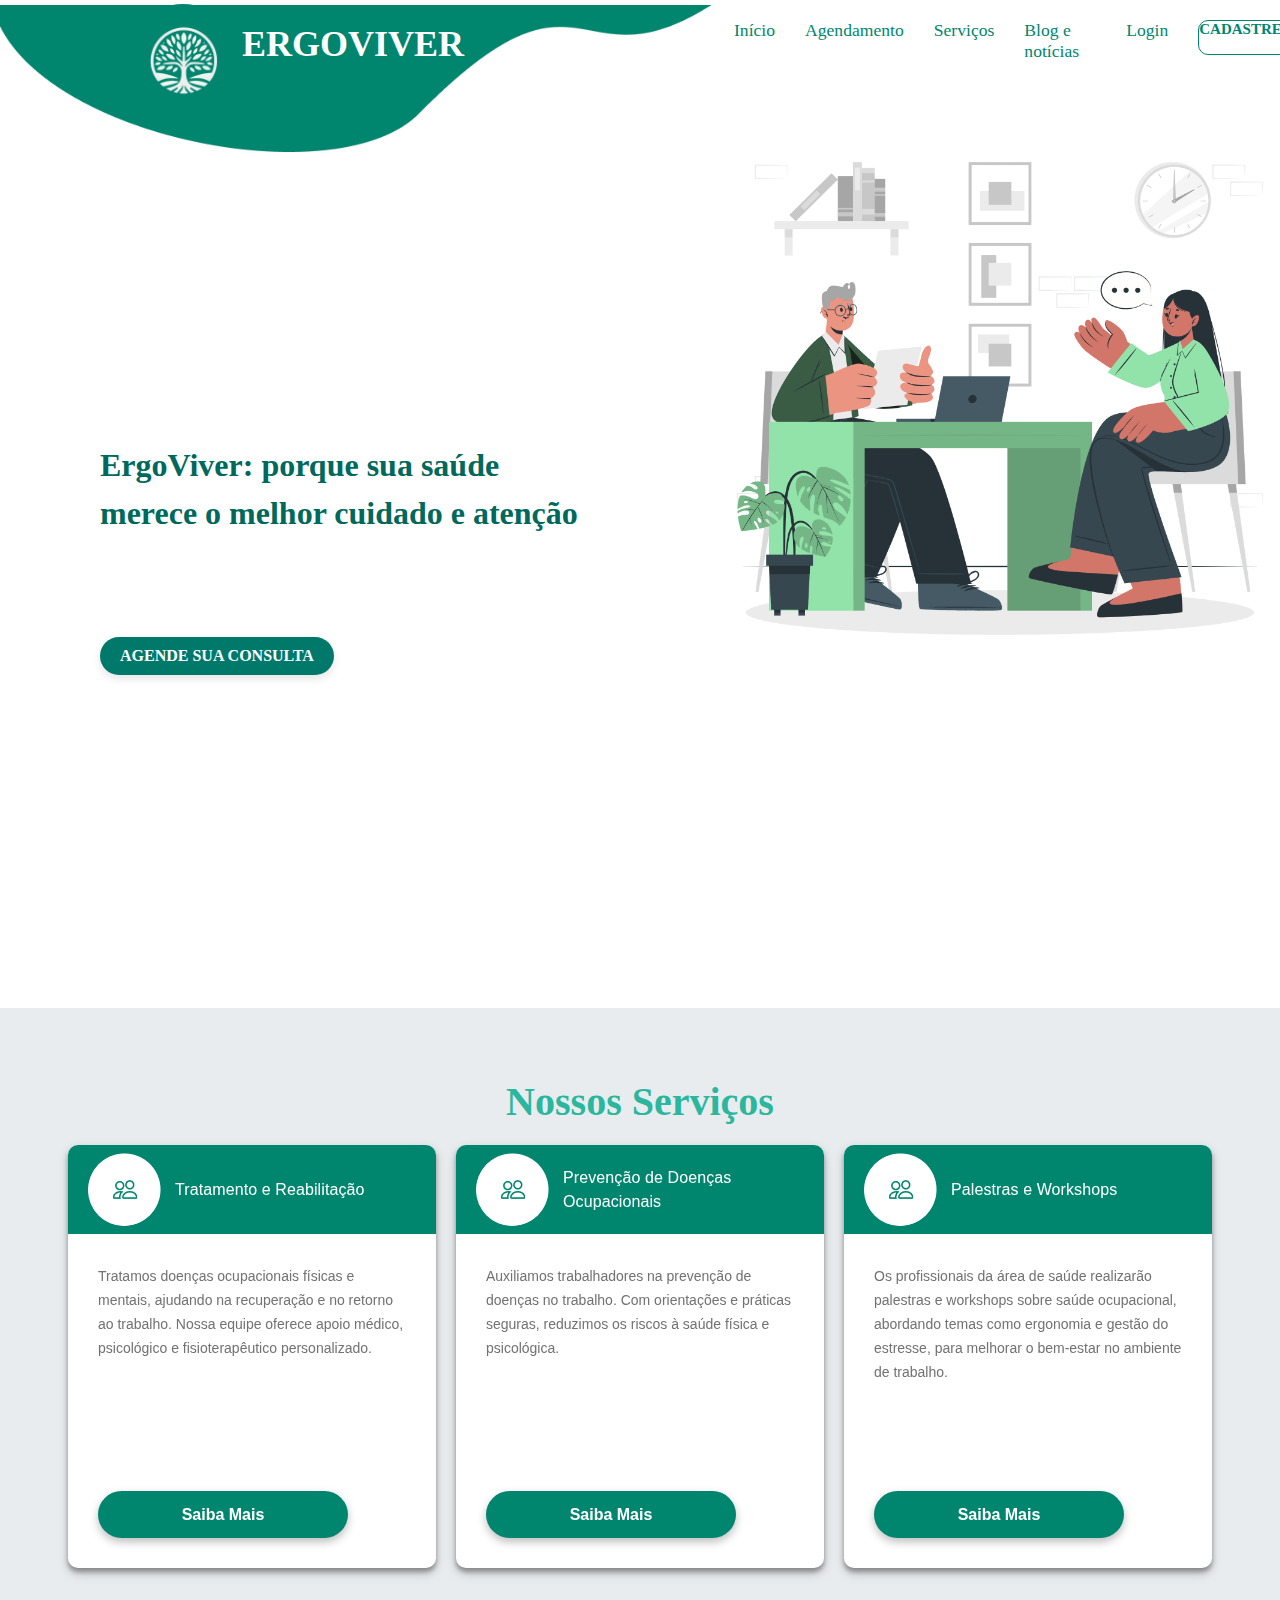
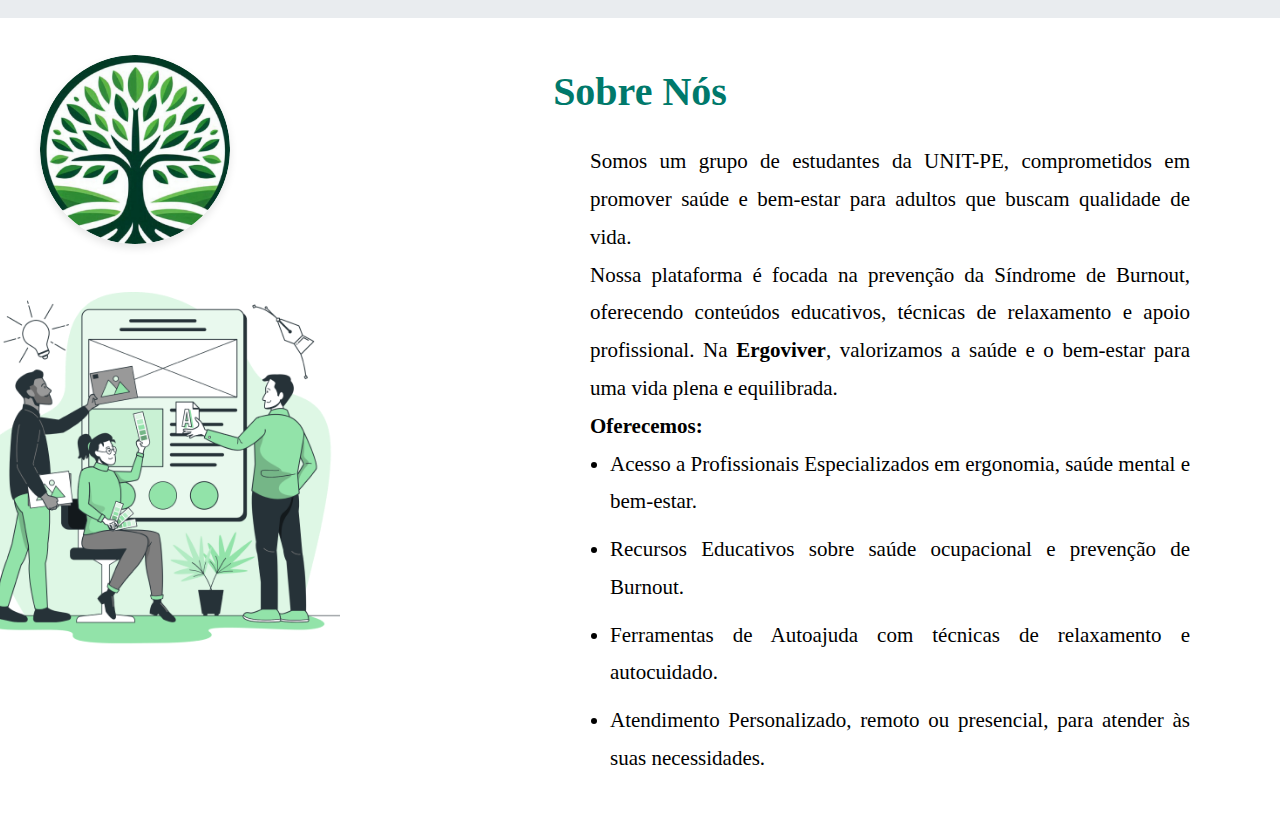
<file: index.html>
<!DOCTYPE html>
<html lang="pt-br">
<head>
    <meta charset="UTF-8">
    <meta name="viewport" content="width=device-width, initial-scale=1.0">
    <title>Ergoviver</title>
    <link rel="icon" type="image/x-icon" href="imagens/LOGO.png">
    <link rel="stylesheet" href="style.css"/>
</head>
<body>
    <!--==================== PARTE DE CIMA DA PÁGINA HOME ====================-->
    <header class="header" id="header">
        <nav class="nav container">
            <div class="ladoEsquerdoHeader" id="ladoEsquerdoHeader">
                <div class="decoracaoLogo" id="decoracaoLogo">
                    <img src="imagens/Vector 1.png" alt="Decoração para a logo verde e branca">  
                </div>

                <div class="logo-container">
                    <img src="imagens/logoBranca.png" alt="Logo verde e branca do Ergoviver" class="logo-image">   
                    <span class="logo-text">ERGOVIVER</span>
                </div> 

            </div>
            
            <!--==================== PARTE DA HOME PARA NAVEGAÇÃO ====================-->
            <nav class="nav">
                <a href="index.html">Início</a>
                <a href="pages/agendamento/agendamento.html">Agendamento</a>
                <a href="pages/workshops/workshops.html">Serviços</a>
                <a href="pages/noticias/noticias.html">Blog e notícias</a>
                <a href="pages/login/login.html">Login</a>
                <a href="pages/cadastro/cadastro.html" class="signup">CADASTRE-SE</a>
            </nav>
    </header>

    <main class="main">
         <!--==================== HOME ====================-->
         <section id="inicio" class="hero">
            <div class="hero-content">
                <h1>ErgoViver: porque sua saúde merece o melhor cuidado e atenção</h1>
                <div class="botao">
                    <button type="submit" class="cta-button">AGENDE SUA CONSULTA</button>
                </div>
            </div>
            <div class="hero-image">
                <img src="imagens/PessoasDaHome.png" alt="Ilustração de consulta" class="hero-image">
            </div>
        </section>
    
        <!--==================== NOSSOS SERVIÇOS ====================-->
        <section id="servicos" class="servicos-section">
            <div class="servicos-text">
                <h2 class="client-text-one">Nossos Serviços</h2>
            </div>
    
            <div class="servicos-cards">
                <!-- Card de Tratamento e Reabilitação -->
                <div class="card tratamento">
                    <div class="card-header">
                        <div class="card-header-icon">
                            <img src="imagens/iconePessoa.png" alt="Ícone de usuário">
                        </div>
                        <div class="card-header-title">Tratamento e Reabilitação</div>
                    </div>
                    <div class="card-content">
                        <p class="card-text">Tratamos doenças ocupacionais físicas e mentais, ajudando na recuperação e no retorno ao trabalho. 
                            Nossa equipe oferece apoio médico, psicológico e fisioterapêutico personalizado.</p>
                        <button class="button-primary">Saiba mais</button>
                    </div>
                </div>
    
                <!-- Card de Prevenção de Doenças Ocupacionais -->
                <div class="card prevencao">
                    <div class="card-header">
                        <div class="card-header-icon">
                            <img src="imagens/iconePessoa.png" alt="Ícone de usuário">
                        </div>
                        <div class="card-header-title">Prevenção de Doenças Ocupacionais</div>
                    </div>
                    <div class="card-content">
                        <p class="card-text">Auxiliamos trabalhadores na prevenção de doenças no trabalho. Com orientações e práticas seguras, reduzimos os riscos à saúde física e psicológica.</p>
                        <button class="button-primary">Saiba mais</button>
                    </div>
                </div>
    
                <!-- Card de Palestras e Workshops -->
                <div class="card palestras">
                    <div class="card-header">
                        <div class="card-header-icon">
                            <img src="imagens/iconePessoa.png" alt="Ícone de usuário">
                        </div>
                        <div class="card-header-title">Palestras e Workshops</div>
                    </div>
                    <div class="card-content">
                        <p class="card-text">Os profissionais da área de saúde realizarão palestras e workshops sobre saúde ocupacional, abordando temas como ergonomia e gestão do estresse, para melhorar o bem-estar no ambiente de trabalho.</p>
                        <button class="button-primary">Saiba mais</button>
                    </div>
                </div>
            </div>
            
        </section>

         <!--==================== SOBRE====================-->

        <section id="sobre" class="sobre">
            <h2 class="titulo-sobre">Sobre Nós</h2>
            <div class="conteudo-sobre">
                <div class="logo-container">
                    <img src="imagens/LOGO.png" alt="Logo da Ergoviver" class="logo-sobre">
                </div>
                <div class="texto-e-imagem">
                    <div class="imagem-sobre">
                        <img src="imagens/imagemSobre.png" alt="Imagem ilustrativa de pessoas" class="imagem-ilustrativa">
                    </div>
                    <div class="texto-sobre">
                        <p>
                            Somos um grupo de estudantes da UNIT-PE, comprometidos em promover saúde e bem-estar para adultos que buscam qualidade de vida.
                            <br> 
                            Nossa plataforma é focada na prevenção da Síndrome de Burnout, oferecendo conteúdos educativos, técnicas de relaxamento e apoio profissional.
                            Na <strong>Ergoviver</strong>, valorizamos a saúde e o bem-estar para uma vida plena e equilibrada. <br>
                        </p>
                        <p><strong>Oferecemos:</strong></p>
                        <ul class="lista-oferecemos">
                            <li>Acesso a Profissionais Especializados em ergonomia, saúde mental e bem-estar.</li>
                            <li>Recursos Educativos sobre saúde ocupacional e prevenção de Burnout.</li>
                            <li>Ferramentas de Autoajuda com técnicas de relaxamento e autocuidado.</li>
                            <li>Atendimento Personalizado, remoto ou presencial, para atender às suas necessidades.</li>
                        </ul>
                    </div>
                </div>
            </div>
        </section>
        
       

        <!--==================== SOBRE ====================-->
        
       <!-- <footer class="rodape">

            <div class="footer-sup">
                <h2 class="foote-sup-text">Pellentesque suscipit fringilla libero eu.</h2>
                <a class="button">Get a Demo</a>
            </div>
        
            <div class="footer-inf">
               <div class="company-info">
                    <h1>ERGOVIVER</h1>
                    <img src="assets\img\logo\logoBranca.png" alt="Logo verde e branca do Ergoviver" class="logo-footer">    
                    <p class="company-info-text">Estamos comprometidos em promover bem-estar e qualidade de vida, oferecendo soluções personalizadas para a saúde no ambiente de trabalho.</p>
                    <p class="company-info-text">© 2024 Todos os direitos rervados.</p>
                </div>
            </div> 
    
        </footer>-->
    </main>
    
</body>
</html>
</file>
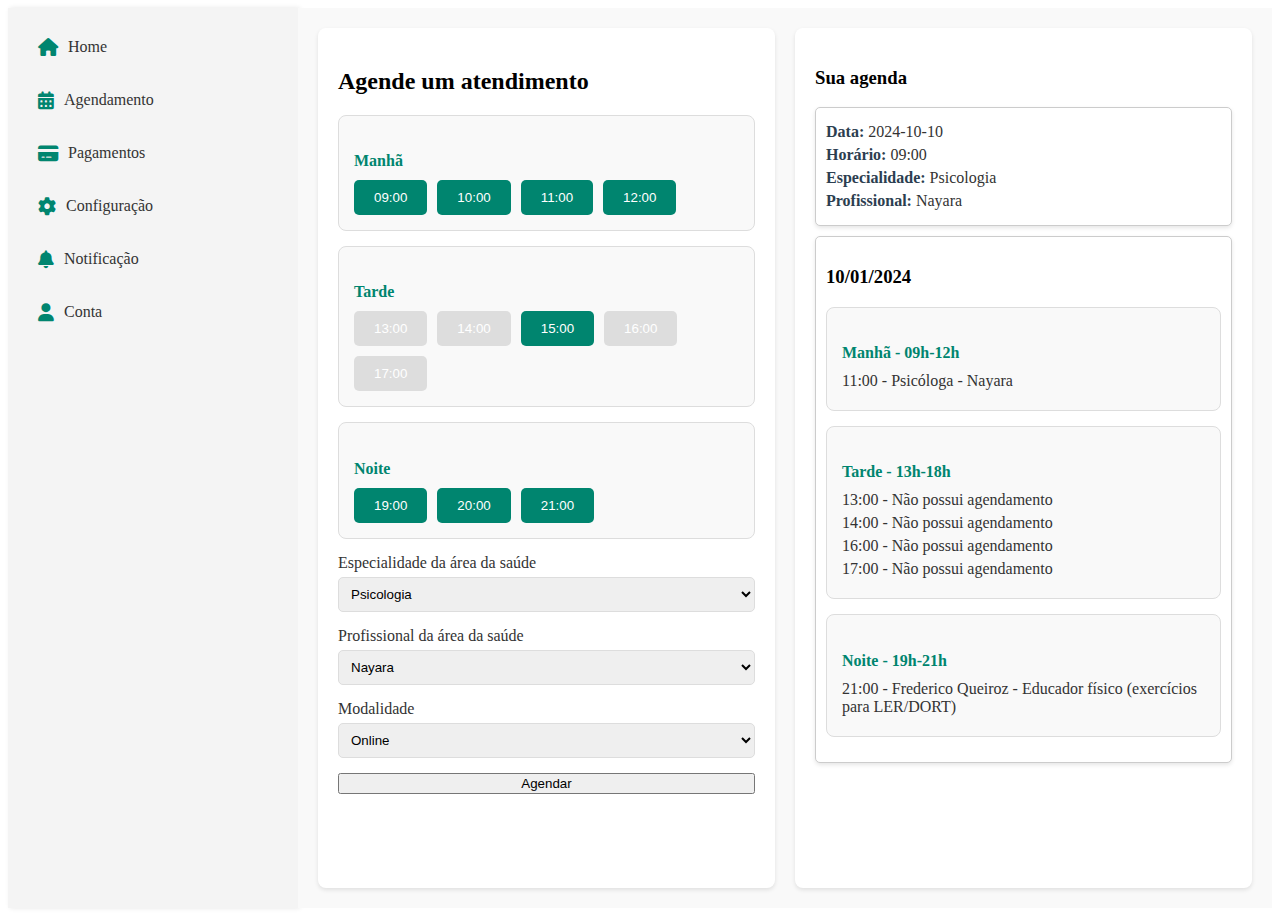
<file: pages/agendamento/agendamento.html>
<!DOCTYPE html>
<html lang="pt-br">
<head>
    <meta charset="UTF-8">
    <meta name="viewport" content="width=device-width, initial-scale=1.0">
    <title>Ergoviver</title>
    <link rel="stylesheet" href="https://cdnjs.cloudflare.com/ajax/libs/font-awesome/6.0.0-beta3/css/all.min.css">
    <style>
        .container {
            display: flex;
            height: 100vh;
        }

        /* Estilo da sidebar */
        .sidebar {
            width: 250px;
            background-color: #f4f4f4;
            padding: 20px;
            box-shadow: 2px 0 5px rgba(0, 0, 0, 0.1);
            display: flex;
            flex-direction: column;
            gap: 15px;
        }

        /* Estilo dos links */
        .sidebar a {
            display: flex;
            align-items: center;
            padding: 10px;
            color: #333;
            text-decoration: none;
            font-size: 16px;
            border-radius: 5px;
            transition: background-color 0.3s;
        }

        .sidebar a:hover {
            background-color: #00856F;
            color: #fff;
        }

        .sidebar a.active {
            background-color: #00856F;
            color: #fff;
        }

        .sidebar a i {
            margin-right: 10px;
            font-size: 18px;
            color: #00856F;
        }

        /* Estilo do conteúdo principal */
        .main-content {
            flex: 1;
            display: flex;
            padding: 20px;
            gap: 20px;
            background-color: #f9f9f9;
        }

        /* Estilo das seções */
        .section {
            flex: 1;
            display: flex;
            flex-direction: column;
            background-color: #fff;
            border-radius: 8px;
            box-shadow: 0 2px 4px rgba(0, 0, 0, 0.1);
            padding: 20px;
        }

        /* Estilo das divisões de tempo */
        .time-division {
            border: 1px solid #ddd;
            border-radius: 8px;
            padding: 15px;
            margin-bottom: 15px;
            background-color: #f9f9f9;
        }

        .time-division h4 {
            margin-bottom: 10px;
            color: #00856F;
        }

        .form-group {
            margin-bottom: 15px;
        }

        .form-group label {
            display: block;
            margin-bottom: 5px;
            color: #333;
        }

        .form-group select,
        .form-group input {
            width: 100%;
            padding: 8px;
            box-sizing: border-box;
            border: 1px solid #ddd;
            border-radius: 5px;
        }

        .horarios {
            display: flex;
            flex-wrap: wrap;
            gap: 10px;
        }

        .time-slot {
            padding: 10px 20px;
            background-color: #00856F;
            color: white;
            border: none;
            border-radius: 5px;
            cursor: pointer;
        }

        .time-slot.disabled {
            background-color: #ddd;
            cursor: not-allowed;
        }

        /* Estilo da seção "Sua agenda" */
        .appointment {
            border: 1px solid #ccc;
            border-radius: 5px;
            padding: 10px;
            margin-bottom: 10px;
            background-color: #ffffff;
            box-shadow: 0 2px 4px rgba(0, 0, 0, 0.1);
        }

        .appointment p {
            margin: 5px 0;
            font-size: 16px;
            color: #333;
        }

        .appointment p strong {
            color: #2c3e50;
        }
    </style>
</head>
<body>
    <div class="container">
        <!-- Sidebar -->
        <div class="sidebar">
            <a href="#"><i class="fas fa-home"></i> Home</a>
            <a href="#"><i class="fas fa-calendar-alt"></i> Agendamento</a>
            <a href="#"><i class="fas fa-credit-card"></i> Pagamentos</a>
            <a href="#"><i class="fas fa-cog"></i> Configuração</a>
            <a href="#"><i class="fas fa-bell"></i> Notificação</a>
            <a href="#"><i class="fas fa-user"></i> Conta</a>
        </div>

        <!-- Conteúdo principal -->
        <div class="main-content">
            <!-- Seção "Agende um atendimento" -->
            <div class="section">
                <h2>Agende um atendimento</h2>
                <div class="time-division">
                    <h4>Manhã</h4>
                    <div class="horarios" id="horarios-morning">
                        <button class="time-slot">09:00</button>
                        <button class="time-slot">10:00</button>
                        <button class="time-slot">11:00</button>
                        <button class="time-slot">12:00</button>
                    </div>
                </div>
                <div class="time-division">
                    <h4>Tarde</h4>
                    <div class="horarios" id="horarios-afternoon">
                        <button class="time-slot disabled">13:00</button>
                        <button class="time-slot disabled">14:00</button>
                        <button class="time-slot">15:00</button>
                        <button class="time-slot disabled">16:00</button>
                        <button class="time-slot disabled">17:00</button>
                    </div>
                </div>
                <div class="time-division">
                    <h4>Noite</h4>
                    <div class="horarios" id="horarios-evening">
                        <button class="time-slot">19:00</button>
                        <button class="time-slot">20:00</button>
                        <button class="time-slot">21:00</button>
                    </div>
                </div>
                <div class="form-group especialidade">
                    <label for="specialty">Especialidade da área da saúde</label>
                    <select id="specialty">
                        <option value="psicologia">Psicologia</option>
                    </select>
                </div>
                <div class="form-group profissional">
                    <label for="professional">Profissional da área da saúde</label>
                    <select id="professional">
                        <option value="nayara">Nayara</option>
                    </select>
                </div>
                <div class="form-group modalidade">
                    <label for="mode">Modalidade</label>
                    <select id="mode">
                        <option value="online">Online</option>
                    </select>
                </div>
                <button>Agendar</button>
            </div>
            
            <!-- Seção "Sua agenda" -->
            <div class="section">
                <h3>Sua agenda</h3>
                <div class="appointment">
                    <p><strong>Data:</strong> 2024-10-10</p>
                    <p><strong>Horário:</strong> 09:00</p>
                    <p><strong>Especialidade:</strong> Psicologia</p>
                    <p><strong>Profissional:</strong> Nayara</p>
                </div>
                <div class="appointment">
                    <h3>10/01/2024</h3>
                    <div class="time-division">
                        <h4>Manhã - 09h-12h</h4>
                        <p>11:00 - Psicóloga - Nayara</p>
                    </div>
                    <div class="time-division">
                        <h4>Tarde - 13h-18h</h4>
                        <p>13:00 - Não possui agendamento</p>
                        <p>14:00 - Não possui agendamento</p>
                        <p>16:00 - Não possui agendamento</p>
                        <p>17:00 - Não possui agendamento</p>
                    </div>
                    <div class="time-division">
                        <h4>Noite - 19h-21h</h4>
                        <p>21:00 - Frederico Queiroz - Educador físico (exercícios para LER/DORT)</p>
                    </div>
                </div>
            </div>
        </div>
    </div>
</body>
</html>
</file>
<file: style.css>
/* Estilos gerais */
* {
    margin: 0;
    padding: 0;
    box-sizing: border-box;
    font-family: Montserrat;
}
/* HOME */
/* HOME PARTE 1:  Header */
.header {
    display: flex;
    justify-content: space-between;
    align-items: center;
    padding: 20px 50px;
    background-color: #FFFFFF;
    position: relative;
}

.ladoEsquerdoHeader{
    margin-right: 90px;
}

/* Decoração de fundo da logo */
.decoracaoLogo {
    position: absolute;
    top: 5px; /* Ajuste para posicionar a decoração */
    left: -10px;
    width: 250px;
    height: auto;
    z-index: 0;
    
}

.decoracaoLogo img {
    width: 300%;
    height: auto;
}


.logo-container {
    display: flex;
    align-items: center;
    position: relative;
    z-index: 3; 
}

.logo-image {
    width: 60px; 
    margin-left: -270px;
    height:120px;
    width:120px;
    border-radius:500px;
    left:193px;
    top:-16px;
    position:absolute;
}

.logo-text {
    color: #ffffff; 
    font-weight: bold; 
    text-align:right;
    margin-left: -60px;
    vertical-align:text-middle;
    font-size:36px;
    font-family:Raleway;
    line-height:48px;
    border-style:hidden;
    outline:none;
    width:324px;
}

/*NAV DA HOME */
.nav {
    display: flex;
    list-style: none;
    gap: 30px;
    justify-content: flex-start; /* Alinha os elementos à esquerda */
    margin-left: 150px;
}
.nav a {
    color: #00856F;
    text-decoration: none;
    font-size: 1.1rem;
    font-weight: 500;
}

.nav a:hover {
    text-decoration: underline;
}

.nav .signup {
    border: 1px solid #00856F;
    padding: 5px 10 px;
    border-radius: 10px;
    font-weight: bold;
    font-size: 15px; /* Adicione "px" para definir a unidade do tamanho da fonte */
    color: #00856F;
    transition: background-color 0.3s, color 0.3s;
    width: 125px; /* Define uma largura específica */
    height: 35px; /* Define uma altura específica */
    display: inline-block; /* Garante que o botão se comporte como um bloco inline */
    white-space: nowrap; /* Impede a quebra de linha dentro do botão */
    text-align: center; /* Centraliza o texto */
}

.nav .signup:hover {
    background-color: #00856F;
    color: #ffffff;
}

/* PARTE 2 HOME: "FICA NO CENTRO DA PÁGINA" */
.hero-image {
    height: 650px;
    width: 600px;
    border-radius:378px;
    left:350px;
    top:30px;
    position:absolute;
}


.hero {
    display: flex;
    flex-direction: column;
    align-items: flex-start;
    gap: 20px;
    background-color: #ffffff;
    padding: 70px 100px;
    display: flex;
    align-items: center;
    justify-content: space-around;
    width: 100%;
    min-height: 100vh; /* Preenche a altura da tela */
}

.hero-content h1 {
    font-size: 2rem; /* Ajuste conforme necessário */
    line-height: 1.5;
    color: #00695c; /* Altere a cor conforme desejado */
    margin-right: 600px;
}

.botao {
    display: flex;
    justify-content: flex-start;
    margin-top: 100px;
}

.cta-button {
    padding: 10px 20px;
    background-color: #00796b; /* Ajuste conforme desejado */
    color: #fff;
    border: none;
    border-radius: 20px;
    box-shadow: 0px 4px 8px rgba(0, 0, 0, 0.1);
    cursor: pointer;
    font-size: 1rem;
    font-weight: bold;
    transition: transform 0.1s ease, box-shadow 0.1s ease;
}

.cta-button:hover {
    background-color: #399b8f8c; 
}

.cta-button:active {
    transform: translateY(2px); 
    box-shadow: 0px 2px 4px rgba(0, 0, 0, 0.1); 
}

.hero-image {
    margin-top: 20px;
    display: flex;
    justify-content: center;
    align-items: center;
}

.hero-image img {
    max-width: 100%;
    height: auto;
    border-radius: 10px;
}


/* NOSSOS SERVIÇOS */
.servicos-text {
    text-align: center; 
    padding: 20px 0;
    font-family:Raleway;
}

.client-text-one {
    color:#2bb79d;
    text-align:center;
    vertical-align:text-top;
    font-size: 2.5rem;
    font-family:Raleway;
    margin: 0 auto;
    line-height:auto;
    border-style:hidden;
    outline:none;
    width:fit-content;
    }

.card {
    height: 423px;
    width: 368px;
    border-radius: 10px;
    display: flex;
    flex-direction: column;
    filter: drop-shadow(0px 4px 4px rgba(0, 0, 0, 0.25));
    background-color: #ffffff;
    box-shadow: 0px 4px 4px rgba(0, 0, 0, 0.25);
}

.card-header {
    background-color: #00856f;
    height: 89px;
    display: flex;
    align-items: center;
    gap: 15px;
    padding: 0 20px;
    border-top-left-radius: 10px;
    border-top-right-radius: 10px;
}

.card-header-icon {
    background-color: #ffffff;
    height: 72px;
    width: 72px;
    border-radius: 50%;
    display: flex;
    justify-content: center;
    align-items: center;
}

.card-header-title {
    color: #ffffff;
    font-size: 16px;
    font-family: Montserrat, sans-serif;
    line-height: 24px;
    letter-spacing: 0.1px;
}

.card-content {
    padding: 30px;
    flex-grow: 1;
    display: flex;
    flex-direction: column;
    justify-content: space-between;
}

.card-text {
    color: #727272;
    font-size: 14px;
    font-family: Montserrat, sans-serif;
    line-height: 24px;
}

.button-primary {
    background-color: #00856f;
    color: #ffffff;
    border: none;
    border-radius: 40px;
    height: 47px;
    width: 250px;
    display: flex;
    justify-content: center;
    align-items: center;
    font-size: 16px;
    font-family: Inter, sans-serif;
    font-weight: bold;
    cursor: pointer;
    text-transform: capitalize;
    filter: drop-shadow(0px 4px 4px rgba(0, 0, 0, 0.25));
    transition: background-color 0.3s;
}

.button-primary:hover {
    background-color: #016a62;
}

.servicos-section {
    width: 100vw;
    margin-left: calc(50% - 50vw); /* Centraliza a largura total */
    background-color: #e9ecef; /* cor para diferenciar a seção */
    padding: 50px 0;
    display: flex;
    flex-direction: column;
    align-items: center;
    background-color: #e9ecef; /* cor para diferenciar a seção */
    padding: 50px 0;
}

.servicos-cards {
    display: flex;
    gap: 20px;
    flex-wrap: wrap; /* para que os cards fiquem em linha em telas grandes e se ajustem em telas menores */
    justify-content: center;
    max-width: 1200px;
    margin: 0 auto;
}

/* SOBRE */
.sobre {
    padding: 50px 20px;
    background-color: #ffffff;
}

.titulo-sobre {
    text-align: center;
    font-size: 2.5em;
    color: #00796b;
    font-weight: bold;
    font-family:Raleway;
    margin-bottom: 30px;
}

.titulo-destaque {
    color: #38b388;
}

.conteudo-sobre {
    font-family: Montserrat;
    display: flex;
    flex-direction: column;
    align-items: center;
    max-width: 1200px;
    margin: 0 auto;
}

.logo-container {
    text-align: center;
    margin-bottom: 20px;
}

.logo-sobre {
    width: 190px;
    height: auto;
    border-radius: 50%;
    box-shadow: 0px 4px 8px rgba(0, 0, 0, 0.1);
    margin-left: -600px;
    margin-top: -90px;
}
.imagem-ilustrativa {
    width: 500;
    max-width: 400px;
    height: auto;
    border-radius: 8px;
    margin-left: -700px;
}

.texto-e-imagem {
    font-family: Montserrat;
    display: flex;
    flex-direction: column;
    align-items: center;
    gap: 30px;
}

.texto-sobre {
    font-family: Montserrat;
    max-width: 600px;
    text-align: left;
    line-height: 1.8;
    font-size: 1.1em;
    color: #000000;
    margin-left: 500px;
    font-size: 21px;
    margin-top: -550px;
    align-items: center;
    text-align: justify; /* Justifica o texto para uma apresentação mais formal */
}

.lista-oferecemos {
    list-style-type: disc;
    padding-left: 20px;
}

.lista-oferecemos li {
    margin-bottom: 10px;
}




/* RODAPÉ */
footer{
    color: #FFFFFF;
    text-align: center;   
    
}
footer {
    background-color: #00796b;
    height: 70px;
    display: flex;
    align-items: center;

}

footer .footer {
    justify-content: space-between;
    color: #fff;

}
</file>
